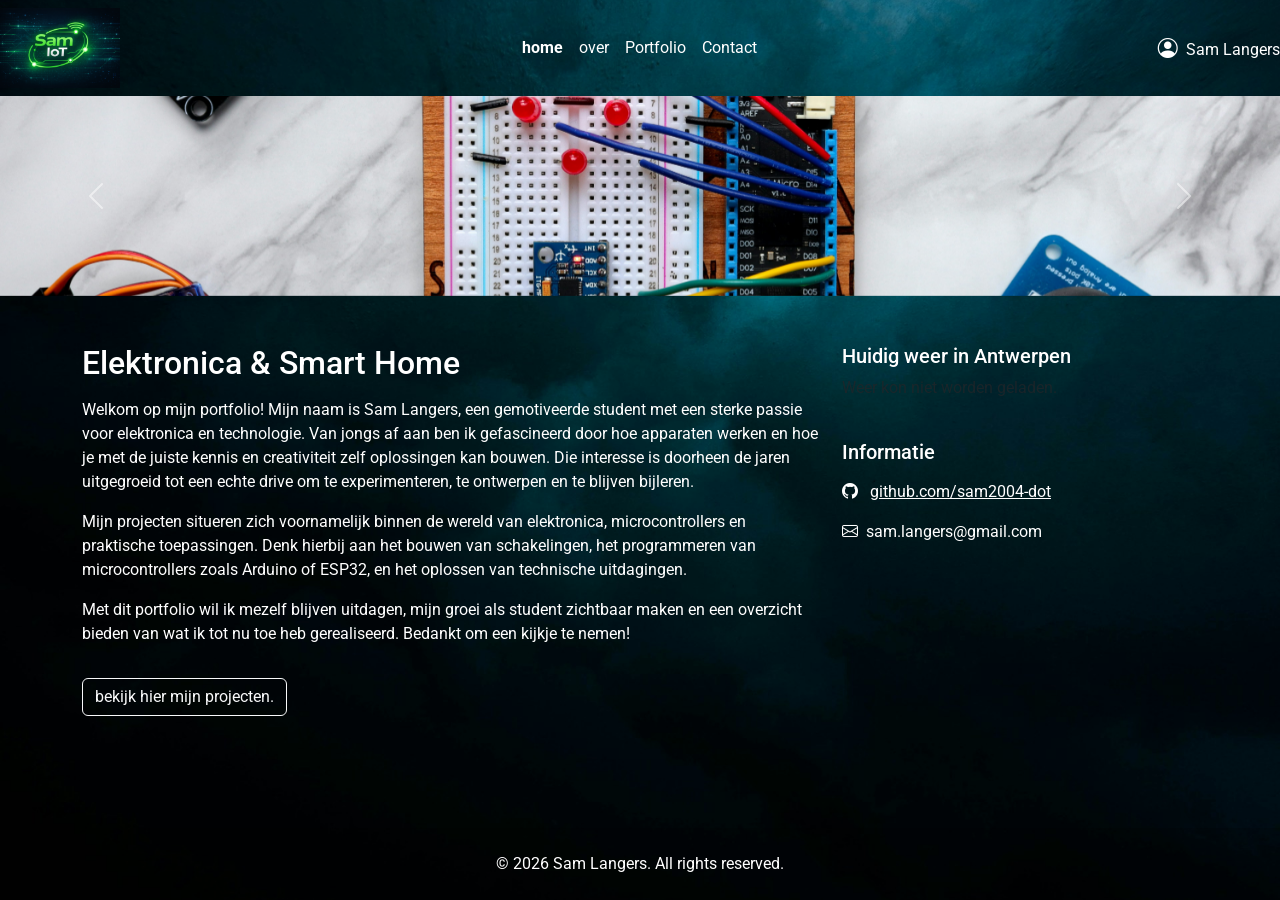
<file: index.html>
<!DOCTYPE html>
<html lang="en">
<head>
    <meta charset="UTF-8">
    <meta name="viewport" content="width=device-width, initial-scale=1.0">
    <title>Home</title>
    <link rel="stylesheet" href="./css/reset.css">
     <link href="https://cdn.jsdelivr.net/npm/bootstrap@5.3.3/dist/css/bootstrap.min.css" rel="stylesheet"
    integrity="sha384-QWTKZyjpPEjISv5WaRU9OFeRpok6YctnYmDr5pNlyT2bRjXh0JMhjY6hW+ALEwIH" crossorigin="anonymous">
    <link rel="stylesheet" href="https://cdn.jsdelivr.net/npm/bootstrap-icons@1.10.5/font/bootstrap-icons.css">
    <link rel="stylesheet" href="./css/style.css">
</head>

<body class="d-flex flex-column min-vh-100">

<nav class="navbar navbar-expand-md container-fluid py-2">
    <img src="./assets/images/logo.png" alt="logo" width="120" height="auto">
 
    <button class="navbar-toggler ms-auto" type="button" data-bs-toggle="collapse" data-bs-target="#navMenu">
        <span class="navbar-toggler-icon"></span>
    </button>
 
  <div class="collapse navbar-collapse" id="navMenu">
  <ul class="navbar-nav mx-auto">
  <li class="nav-item">
  <a class="nav-link fw-bold" href="./index.html">home</a>
  </li>
  <li class="nav-item">
  <a class="nav-link" href="./naam.html">over</a>
  </li>
  <li class="nav-item">
  <a class="nav-link" href="./portfolio.html">Portfolio</a>
  </li>
  <li class="nav-item">
  <a class="nav-link" href="./contact.html">Contact</a>
  </li>
</ul>
        <span class="navbar-text">
            <i class="bi bi-person-circle fs-5 me-2"></i>Sam Langers
        </span>
    </div>
</nav>

<div id="slideshow" class="carousel slide" data-bs-ride="carousel">
  <div class="carousel-inner">
    <div class="carousel-item active">
      <img src="./assets/images/slideshow.jpg" class="d-block w-100" alt="elektronica sfeerbeelden" style="height: 200px; object-fit: cover;">
</div>
<div class="carousel-item">
  <img src="./assets/images/slideshow2.jpg" class="d-block w-100" alt="elektronica componenten" style="height: 200px; object-fit: cover;">
</div>
<div class="carousel-item">
  <img src="./assets/images/slideshow3.jpg" class="d-block w-100" alt="smart home sfeerbeeld" style="height: 200px; object-fit: cover;">
</div>
<div class="carousel-item">
            <img src="./assets/images/slideshow4.png" class="d-block w-100" alt="arduino componenten" style="height: 200px; object-fit: cover;">
</div>
  </div>
 <button class="carousel-control-prev" type="button" data-bs-target="#slideshow" data-bs-slide="prev">
        <span class="carousel-control-prev-icon"></span>
</button>
<button class="carousel-control-next" type="button" data-bs-target="#slideshow" data-bs-slide="next">
        <span class="carousel-control-next-icon"></span>
  </button>
</div>


   <main class="container py-5 flex-grow-1">
    <div class="row align-items-start">
    <section class="col-12 col-md-8">

      <h2 class="mb-3">Elektronica & Smart Home</h2>
            <p>Welkom op mijn portfolio! Mijn naam is Sam Langers, een gemotiveerde student met een sterke passie voor elektronica en technologie. Van jongs af aan ben ik gefascineerd door hoe apparaten werken en hoe je met de juiste kennis en creativiteit zelf oplossingen kan bouwen. Die interesse is doorheen de jaren uitgegroeid tot een echte drive om te experimenteren, te ontwerpen en te blijven bijleren.</p>
            <p>Mijn projecten situeren zich voornamelijk binnen de wereld van elektronica, microcontrollers en praktische toepassingen. Denk hierbij aan het bouwen van schakelingen, het programmeren van microcontrollers zoals Arduino of ESP32, en het oplossen van technische uitdagingen.</p>
            <p>Met dit portfolio wil ik mezelf blijven uitdagen, mijn groei als student zichtbaar maken en een overzicht bieden van wat ik tot nu toe heb gerealiseerd. Bedankt om een kijkje te nemen!</p>

        <a href="./portfolio.html" class="btn btn-outline-light mt-3">
        bekijk hier mijn projecten.
    </a>

</section>   
      <aside class="col-12 col-md-4">
          <h5 class="mb-2">Huidig weer in Antwerpen</h5>
            <div id="weer" class="d-flex align-items-center gap-3 mb-4">
                <p class="text-muted">Laden...</p>
            </div>

      <h5 class="mb-3">Informatie</h5>
      <ul class="list-unstyled">
        <li class="mb-3">
          <i class="bi bi-github me-2"></i>
          <a href="https://github.com/sam2004-dot" class="text-white" target="_blank">github.com/sam2004-dot</a>
        </li>
        <li class="mb-3">
          <i class="bi bi-envelope me-2"></i>sam.langers@gmail.com
        </li>
      </ul>
    </aside>

    </div> 
    </main>
<footer class="mt-auto py-4 text-center">
        <p class="mb-0">
            &copy; 2026 Sam Langers. All rights reserved.
        </p>
</footer>
<script src="https://cdn.jsdelivr.net/npm/bootstrap@5.3.3/dist/js/bootstrap.bundle.min.js"></script>
<script>
    const apiKey = 'b3f70095b20b5ba85db87fce4c446c19';
    const city = 'Antwerp';
 
    fetch(`https://api.openweathermap.org/data/2.5/weather?q=${city}&appid=${apiKey}&units=metric&lang=nl`)
        .then(res => res.json())
        .then(data => {
            const icon = `https://openweathermap.org/img/wn/${data.weather[0].icon}@2x.png`;
            document.getElementById('weer').innerHTML = `
                <img src="${icon}" alt="${data.weather[0].description}" width="60">
                <div>
                    <p class="mb-0 fs-4 fw-bold">${Math.round(data.main.temp)}°C</p>
                    <p class="mb-0 text-capitalize">${data.weather[0].description}</p>
                    <p class="mb-0 small">Vochtigheid: ${data.main.humidity}% | Wind: ${Math.round(data.wind.speed * 3.6)} km/u</p>
                </div>
            `;
        })
        .catch(() => {
            document.getElementById('weer').innerHTML = '<p class="text-muted">Weer kon niet worden geladen.</p>';
        });
</script>
<script src="./JS/script.js"></script>
</body>
</html>
</file>
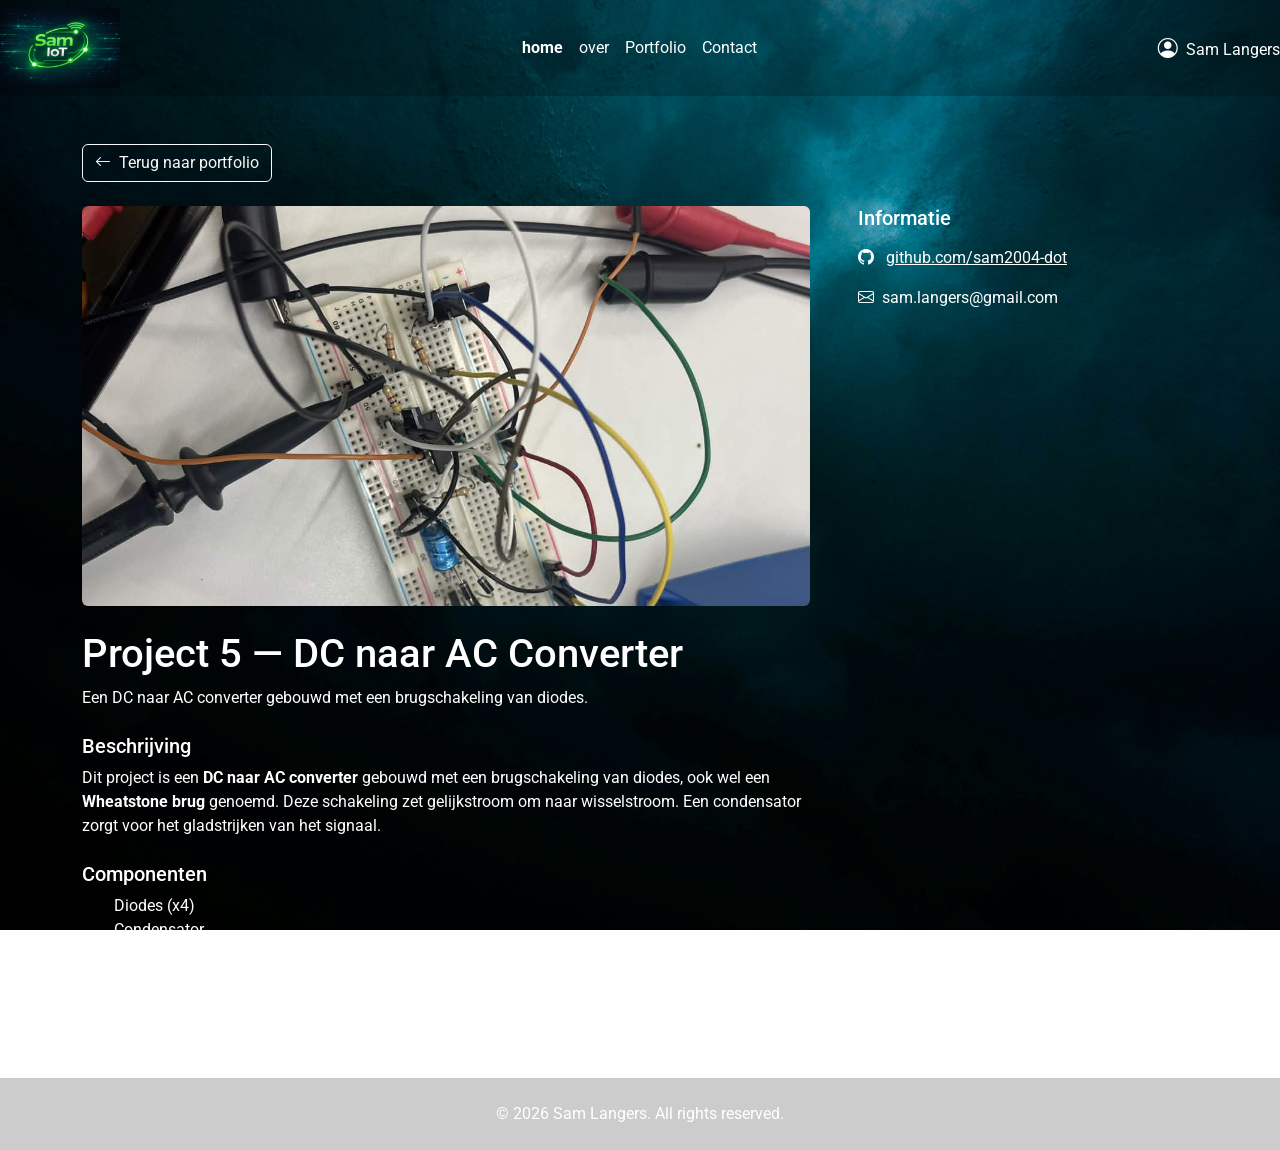
<file: DC-naar-AC.html>
<!DOCTYPE html>
<html lang="en">
<head>
    <meta charset="UTF-8">
    <meta name="viewport" content="width=device-width, initial-scale=1.0">
    <title>project 5 - een DC naar AC converter</title>
    <link rel="stylesheet" href="./css/reset.css">
    <link href="https://cdn.jsdelivr.net/npm/bootstrap@5.3.3/dist/css/bootstrap.min.css" rel="stylesheet"
        integrity="sha384-QWTKZyjpPEjISv5WaRU9OFeRpok6YctnYmDr5pNlyT2bRjXh0JMhjY6hW+ALEwIH" crossorigin="anonymous">
    <link rel="stylesheet" href="https://cdn.jsdelivr.net/npm/bootstrap-icons@1.10.5/font/bootstrap-icons.css">
    <link rel="stylesheet" href="./css/style.css">
</head>
    <body class="d-flex flex-column min-vh-100">
<nav class="navbar navbar-expand-md container-fluid py-2">
    <img src="./assets/images/logo.png" alt="logo" width="120" height="auto">
 
    <button class="navbar-toggler ms-auto" type="button" data-bs-toggle="collapse" data-bs-target="#navMenu">
        <span class="navbar-toggler-icon"></span>
    </button>
 
  <div class="collapse navbar-collapse" id="navMenu">
  <ul class="navbar-nav mx-auto">
  <li class="nav-item">
  <a class="nav-link fw-bold" href="./index.html">home</a>
  </li>
  <li class="nav-item">
  <a class="nav-link" href="./naam.html">over</a>
  </li>
  <li class="nav-item">
  <a class="nav-link" href="./portfolio.html">Portfolio</a>
  </li>
  <li class="nav-item">
  <a class="nav-link" href="./contact.html">Contact</a>
  </li>
</ul>
        <span class="navbar-text">
            <i class="bi bi-person-circle fs-5 me-2"></i>Sam Langers
        </span>
    </div>
</nav>

<main class="container py-5 flex-grow-1">
    <a href="./portfolio.html" class="btn btn-outline-light mb-4">
        <i class="bi bi-arrow-left me-2"></i>Terug naar portfolio
    </a>
<section class="row g-5 align-items-start">
    
    <article class="col-12 col-md-8">
        <img src="./assets/images/DC.jpg" class="img-fluid rounded mb-4" alt="DC naar AC converter op breadbord" style="width: 100%; height: 400px; object-fit: cover; object-position: center 40%;">
         <h1 class="mb-2">Project 5 — DC naar AC Converter</h1>
            <p class="mb-4">Een DC naar AC converter gebouwd met een brugschakeling van diodes.</p>
 
            <h2 class="h5 mb-2">Beschrijving</h2>
            <p>Dit project is een <strong>DC naar AC converter</strong> gebouwd met een brugschakeling van diodes, ook wel een <strong>Wheatstone brug</strong> genoemd. Deze schakeling zet gelijkstroom om naar wisselstroom. Een condensator zorgt voor het gladstrijken van het signaal.</p>
 
            <h2 class="h5 mb-2 mt-4">Componenten</h2>
            <ul>
                <li>Diodes (x4)</li>
                <li>Condensator</li>
                <li>Weerstanden</li>
                <li>Breadboard</li>
                <li>Voeding</li>
            </ul>
            </article>
   <aside class="col-12 col-md-4">
      <h5 class="mb-3">Informatie</h5>
      <ul class="list-unstyled">
        <li class="mb-3">
          <i class="bi bi-github me-2"></i>
          <a href="https://github.com/sam2004-dot" class="text-white" target="_blank">github.com/sam2004-dot</a>
        </li>
        <li class="mb-3">
          <i class="bi bi-envelope me-2"></i>sam.langers@gmail.com
        </li>
      </ul>
    </aside>
</section>
</main>
<footer class="mt-auto py-4 text-center">
    <p class="mb-0">&copy; 2026 Sam Langers. All rights reserved.</p>
</footer>
<script src="./JS/script.js"></script>
</body>
</html>
</file>
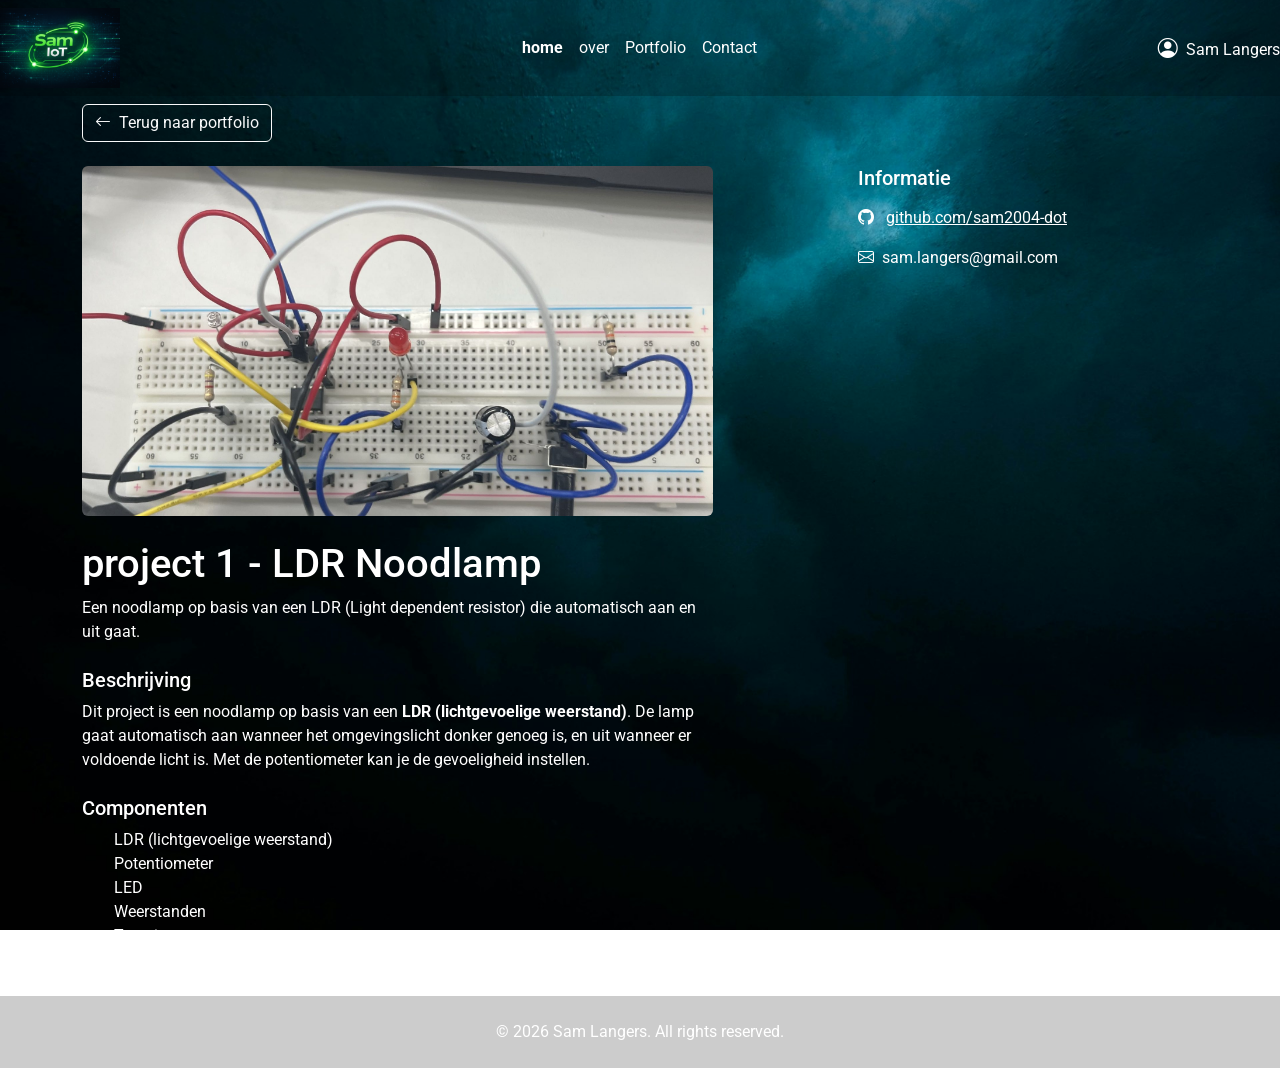
<file: LDR-noodlamp.html>
<!DOCTYPE html>
<html lang="en">
<head>
    <meta charset="UTF-8">
    <meta name="viewport" content="width=device-width, initial-scale=1.0">
    <title>project1 - LDR Noodlamp</title>
    <link rel="stylesheet" href="./css/reset.css">
    <link href="https://cdn.jsdelivr.net/npm/bootstrap@5.3.3/dist/css/bootstrap.min.css" rel="stylesheet"
        integrity="sha384-QWTKZyjpPEjISv5WaRU9OFeRpok6YctnYmDr5pNlyT2bRjXh0JMhjY6hW+ALEwIH" crossorigin="anonymous">
    <link rel="stylesheet" href="https://cdn.jsdelivr.net/npm/bootstrap-icons@1.10.5/font/bootstrap-icons.css">
    <link rel="stylesheet" href="./css/style.css">
</head>
    <body class="d-flex flex-column min-vh-100">

<nav class="navbar navbar-expand-md container-fluid py-2">
    <img src="./assets/images/logo.png" alt="logo" width="120" height="auto">
 
    <button class="navbar-toggler ms-auto" type="button" data-bs-toggle="collapse" data-bs-target="#navMenu">
        <span class="navbar-toggler-icon"></span>
    </button>
 
  <div class="collapse navbar-collapse" id="navMenu">
  <ul class="navbar-nav mx-auto">
  <li class="nav-item">
  <a class="nav-link fw-bold" href="./index.html">home</a>
  </li>
  <li class="nav-item">
  <a class="nav-link" href="./naam.html">over</a>
  </li>
  <li class="nav-item">
  <a class="nav-link" href="./portfolio.html">Portfolio</a>
  </li>
  <li class="nav-item">
  <a class="nav-link" href="./contact.html">Contact</a>
  </li>
</ul>
        <span class="navbar-text">
            <i class="bi bi-person-circle fs-5 me-2"></i>Sam Langers
        </span>
    </div>
</nav>


<main class="container py-2 flex-grow-1">
    <a href="./portfolio.html" class="btn btn-outline-light mb-4">
        <i class="bi bi-arrow-left me-2"></i>Terug naar portfolio
    </a>
<section class="row g-5 align-items-start">
    
    <article class="col-12 col-md-7">
        <img src="./assets/images/noodlamp.jpg" class="img-fluid rounded mb-4" alt="LDR noodlamp op breadbord" style="width: 100%; height: 350px; object-fit: cover; object-position: center;">
        <h1 class="mb-2">project 1 - LDR Noodlamp</h1>
        <p class="mb-4">Een noodlamp op basis van een LDR (Light dependent resistor) die automatisch aan en uit gaat.</p>

        <h2 class="h5 mb-2 mt-4">Beschrijving</h2>
        <p>Dit project is een noodlamp op basis van een <strong>LDR (lichtgevoelige weerstand)</strong>. De lamp gaat automatisch aan wanneer het omgevingslicht donker genoeg is, en uit wanneer er voldoende licht is. Met de potentiometer kan je de gevoeligheid instellen.</p>
        <h2 class="h5 mb-2 mt-4">Componenten</h2>
            <ul>
                <li>LDR (lichtgevoelige weerstand)</li>
                <li>Potentiometer</li>
                <li>LED</li>
                <li>Weerstanden</li>
                <li>Transistor</li>
                <li>Breadboard</li>
            </ul>
            </article>
   <aside class="col-12 col-md-4 offset-md-1">
      <h5 class="mb-3">Informatie</h5>
      <ul class="list-unstyled">
        <li class="mb-3">
          <i class="bi bi-github me-2"></i>
          <a href="https://github.com/sam2004-dot" class="text-white" target="_blank">github.com/sam2004-dot</a>
        </li>
        <li class="mb-3">
          <i class="bi bi-envelope me-2"></i>sam.langers@gmail.com
        </li>
      </ul>
    </aside>
</section>
</main>
<footer class="mt-auto py-4 text-center">
        <p class="mb-0">
            &copy; 2026 Sam Langers. All rights reserved.
        </p>
    </footer>
<script src="./JS/script.js"></script>
</body>
</html>
</file>
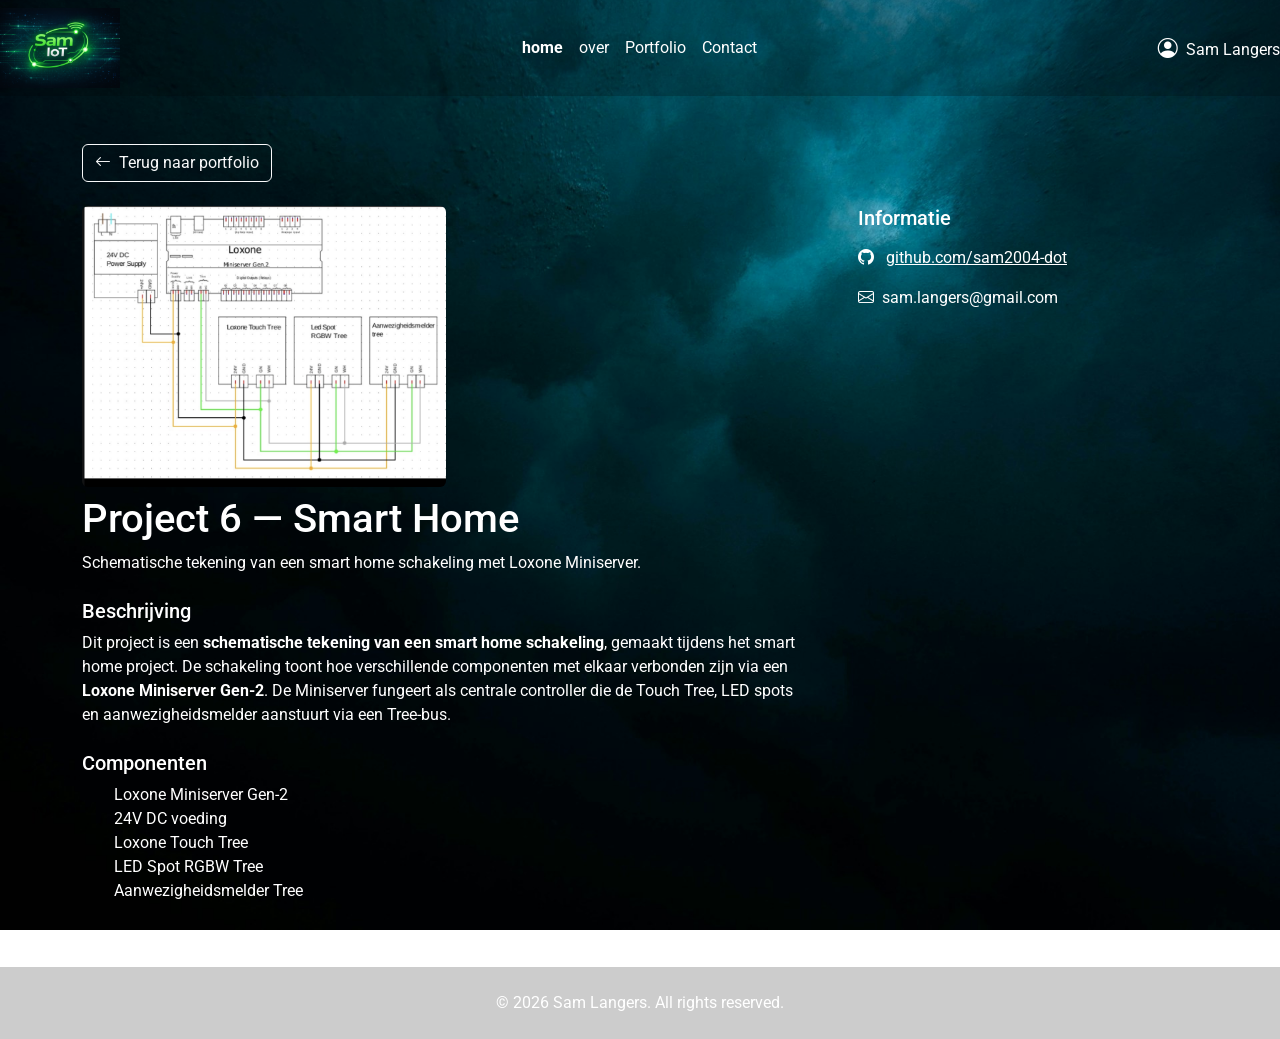
<file: Loxone.html>
<!DOCTYPE html>
<html lang="en">
<head>
    <meta charset="UTF-8">
    <meta name="viewport" content="width=device-width, initial-scale=1.0">
    <title>project 6 - Loxone</title>
    <link rel="stylesheet" href="./css/reset.css">
    <link href="https://cdn.jsdelivr.net/npm/bootstrap@5.3.3/dist/css/bootstrap.min.css" rel="stylesheet"
        integrity="sha384-QWTKZyjpPEjISv5WaRU9OFeRpok6YctnYmDr5pNlyT2bRjXh0JMhjY6hW+ALEwIH" crossorigin="anonymous">
    <link rel="stylesheet" href="https://cdn.jsdelivr.net/npm/bootstrap-icons@1.10.5/font/bootstrap-icons.css">
    <link rel="stylesheet" href="./css/style.css">
</head>
    <body class="d-flex flex-column min-vh-100">

<nav class="navbar navbar-expand-md container-fluid py-2">
    <img src="./assets/images/logo.png" alt="logo" width="120" height="auto">
 
    <button class="navbar-toggler ms-auto" type="button" data-bs-toggle="collapse" data-bs-target="#navMenu">
        <span class="navbar-toggler-icon"></span>
    </button>
 
  <div class="collapse navbar-collapse" id="navMenu">
  <ul class="navbar-nav mx-auto">
  <li class="nav-item">
  <a class="nav-link fw-bold" href="./index.html">home</a>
  </li>
  <li class="nav-item">
  <a class="nav-link" href="./naam.html">over</a>
  </li>
  <li class="nav-item">
  <a class="nav-link" href="./portfolio.html">Portfolio</a>
  </li>
  <li class="nav-item">
  <a class="nav-link" href="./contact.html">Contact</a>
  </li>
</ul>
        <span class="navbar-text">
            <i class="bi bi-person-circle fs-5 me-2"></i>Sam Langers
        </span>
    </div>
</nav>

<main class="container py-5 flex-grow-1">
 
    <a href="./portfolio.html" class="btn btn-outline-light mb-4">
        <i class="bi bi-arrow-left me-2"></i>Terug naar portfolio
    </a>
 
    <section class="row g-5 align-items-start">
 
        <article class="col-12 col-md-8">
            <img src="./assets/images/loxone_schets.png" class="img-fluid rounded mb-2" alt="smart home schakeling Loxone" style="width: 50%; height: 50%;">
 
            <h1 class="mb-2">Project 6 — Smart Home</h1>
            <p class="mb-4">Schematische tekening van een smart home schakeling met Loxone Miniserver.</p>
 
            <h2 class="h5 mb-2">Beschrijving</h2>
            <p>Dit project is een <strong>schematische tekening van een smart home schakeling</strong>, gemaakt tijdens het smart home project. De schakeling toont hoe verschillende componenten met elkaar verbonden zijn via een <strong>Loxone Miniserver Gen-2</strong>. De Miniserver fungeert als centrale controller die de Touch Tree, LED spots en aanwezigheidsmelder aanstuurt via een Tree-bus.</p>
 
            <h2 class="h5 mb-2 mt-4">Componenten</h2>
            <ul>
                <li>Loxone Miniserver Gen-2</li>
                <li>24V DC voeding</li>
                <li>Loxone Touch Tree</li>
                <li>LED Spot RGBW Tree</li>
                <li>Aanwezigheidsmelder Tree</li>
            </ul>
        </article>
   <aside class="col-12 col-md-4">
      <h5 class="mb-3">Informatie</h5>
        <ul class="list-unstyled">
        <li class="mb-3">
          <i class="bi bi-github me-2"></i>
          <a href="https://github.com/sam2004-dot" class="text-white" target="_blank">github.com/sam2004-dot</a>
        </li>
        <li class="mb-3">
          <i class="bi bi-envelope me-2"></i>sam.langers@gmail.com
        </li>
      </ul>
    </aside>
</section>
</main>
<footer class="mt-auto py-4 text-center">
    <p class="mb-0">&copy; 2026 Sam Langers. All rights reserved.</p>
</footer>
<script src="./JS/script.js"></script>
</body>
</html>
</file>
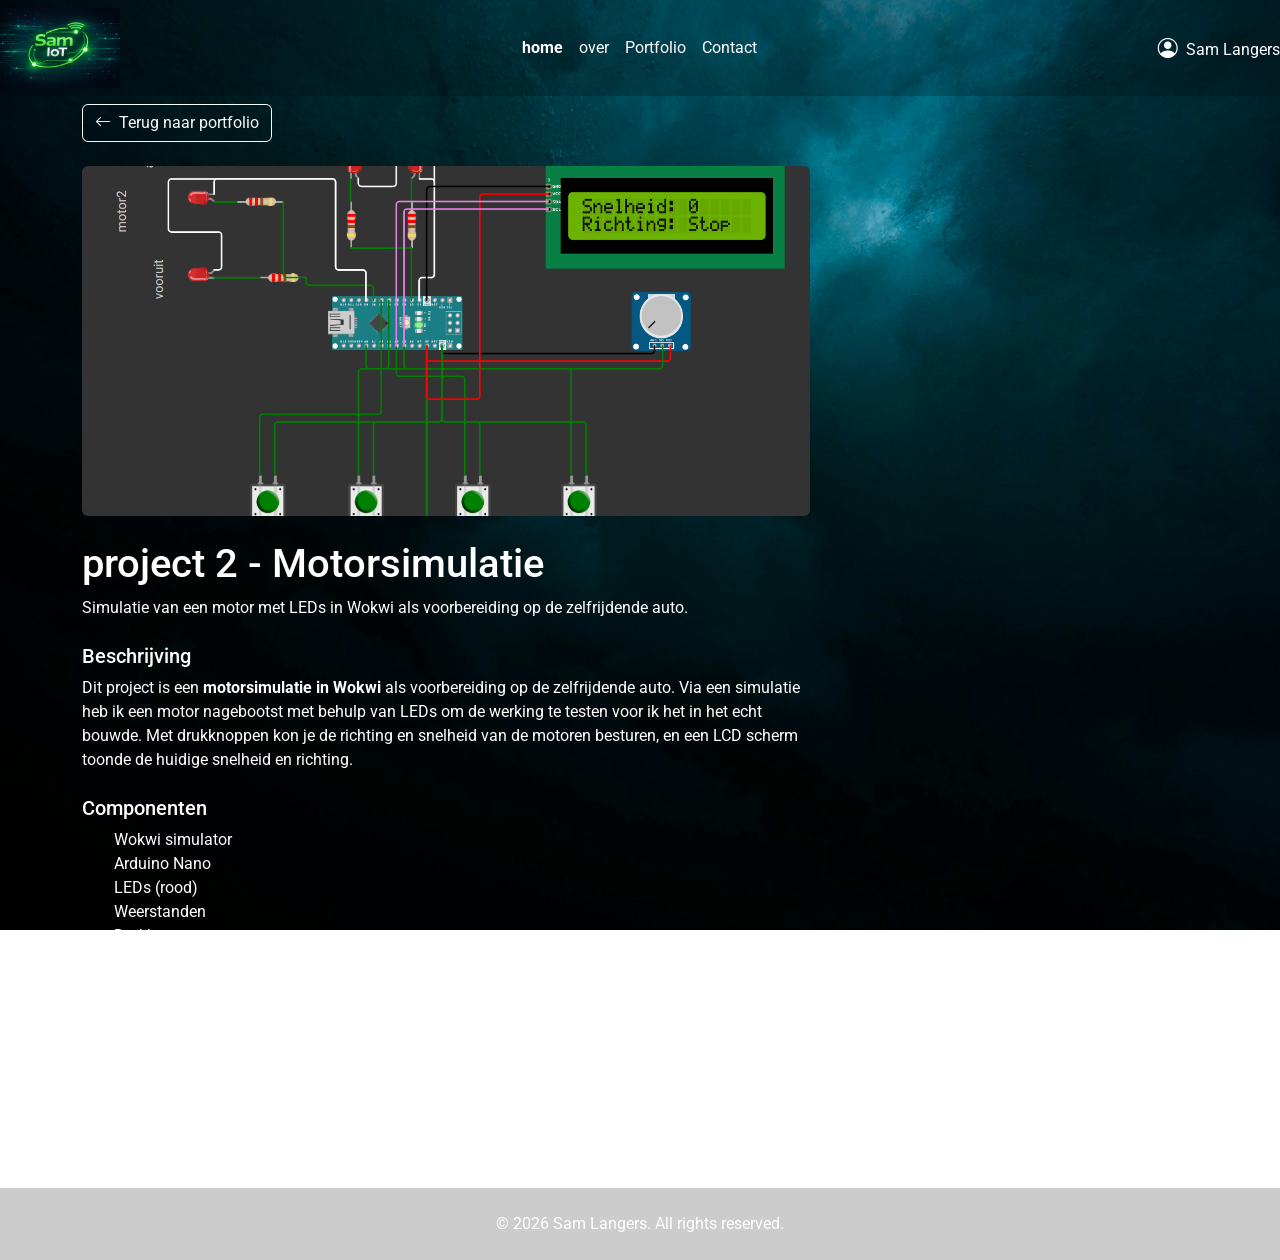
<file: Motorsimulatie.html>
<!DOCTYPE html>
<html lang="en">
<head>
    <meta charset="UTF-8">
    <meta name="viewport" content="width=device-width, initial-scale=1.0">
    <title>Project 2 - Motorsimulatie</title>
    <link rel="stylesheet" href="./css/reset.css">
    <link href="https://cdn.jsdelivr.net/npm/bootstrap@5.3.3/dist/css/bootstrap.min.css" rel="stylesheet"
        integrity="sha384-QWTKZyjpPEjISv5WaRU9OFeRpok6YctnYmDr5pNlyT2bRjXh0JMhjY6hW+ALEwIH" crossorigin="anonymous">
    <link rel="stylesheet" href="https://cdn.jsdelivr.net/npm/bootstrap-icons@1.10.5/font/bootstrap-icons.css">
    <link rel="stylesheet" href="./css/style.css">
</head>
    <body class="d-flex flex-column min-vh-100">

<nav class="navbar navbar-expand-md container-fluid py-2">
    <img src="./assets/images/logo.png" alt="logo" width="120" height="auto">
 
    <button class="navbar-toggler ms-auto" type="button" data-bs-toggle="collapse" data-bs-target="#navMenu">
        <span class="navbar-toggler-icon"></span>
    </button>
 
  <div class="collapse navbar-collapse" id="navMenu">
  <ul class="navbar-nav mx-auto">
  <li class="nav-item">
  <a class="nav-link fw-bold" href="./index.html">home</a>
  </li>
  <li class="nav-item">
  <a class="nav-link" href="./naam.html">over</a>
  </li>
  <li class="nav-item">
  <a class="nav-link" href="./portfolio.html">Portfolio</a>
  </li>
  <li class="nav-item">
  <a class="nav-link" href="./contact.html">Contact</a>
  </li>
</ul>
        <span class="navbar-text">
            <i class="bi bi-person-circle fs-5 me-2"></i>Sam Langers
        </span>
    </div>
</nav>

<main class="container py-2 flex-grow-1">
    <a href="./portfolio.html" class="btn btn-outline-light mb-4">
        <i class="bi bi-arrow-left me-2"></i>Terug naar portfolio
    </a>
<section class="row g-5 align-items-start">
    
    <article class="col-12 col-md-8">
        <img src="./assets/images/gesimuleerdemoter.png" class="img-fluid rounded mb-4" alt="Motor simulatie op wokwi" style="width: 100%; height: 350px; object-fit: cover; object-position: center;">
        <h1 class="mb-2">project 2 - Motorsimulatie</h1>
        <p class="mb-4">Simulatie van een motor met LEDs in Wokwi als voorbereiding op de zelfrijdende auto.</p>

        <h2 class="h5 mb-2">Beschrijving</h2>
            <p>Dit project is een <strong>motorsimulatie in Wokwi</strong> als voorbereiding op de zelfrijdende auto. Via een simulatie heb ik een motor nagebootst met behulp van LEDs om de werking te testen voor ik het in het echt bouwde. Met drukknoppen kon je de richting en snelheid van de motoren besturen, en een LCD scherm toonde de huidige snelheid en richting.</p>
 
            <h2 class="h5 mb-2 mt-4">Componenten</h2>
            <ul>
                <li>Wokwi simulator</li>
                <li>Arduino Nano</li>
                <li>LEDs (rood)</li>
                <li>Weerstanden</li>
                <li>Drukknoppen</li>
                <li>LCD scherm (I2C)</li>
                <li>Potentiometer</li>
            </ul>

            </article>
   <aside class="col-12 col-md-4 offset-md-1">
      <h5 class="mb-3">Informatie</h5>
      <ul class="list-unstyled">
        <li class="mb-3">
          <i class="bi bi-github me-2"></i>
          <a href="https://github.com/sam2004-dot" class="text-white" target="_blank">github.com/sam2004-dot</a>
        </li>
        <li class="mb-3">
          <i class="bi bi-envelope me-2"></i>sam.langers@gmail.com
        </li>
      </ul>
    </aside>
</section>
</main>
<footer class="mt-auto py-4 text-center">
    <p class="mb-0">&copy; 2026 Sam Langers. All rights reserved.</p>
</footer>
<script src="./JS/script.js"></script>
</body>
</html>
</file>
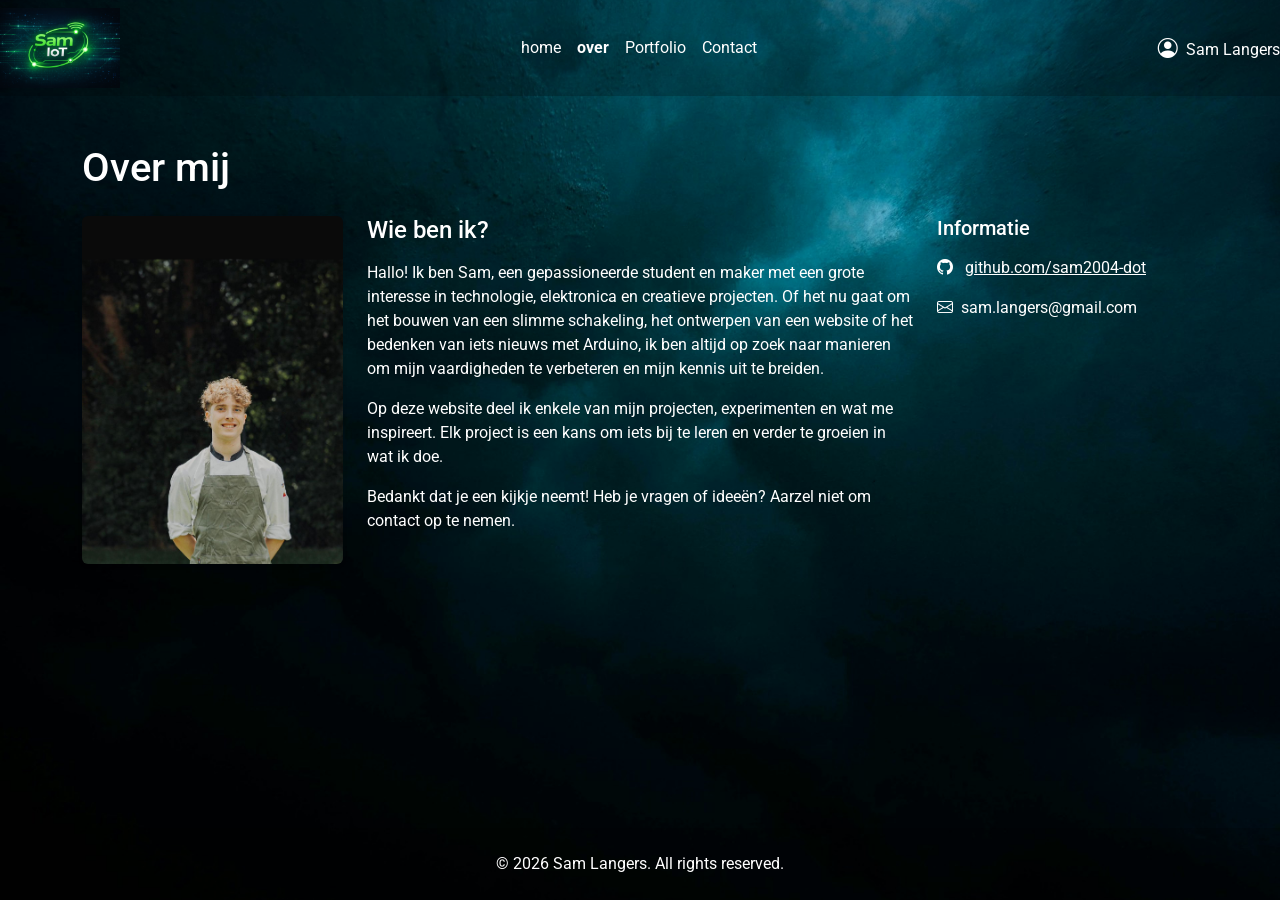
<file: naam.html>
<!DOCTYPE html>
<html lang="en">
<head>
    <meta charset="UTF-8">
    <meta name="viewport" content="width=device-width, initial-scale=1.0">
    <title>over</title>
    <link rel="stylesheet" href="./css/reset.css">
     <link href="https://cdn.jsdelivr.net/npm/bootstrap@5.3.3/dist/css/bootstrap.min.css" rel="stylesheet"
    integrity="sha384-QWTKZyjpPEjISv5WaRU9OFeRpok6YctnYmDr5pNlyT2bRjXh0JMhjY6hW+ALEwIH" crossorigin="anonymous">
    <link rel="stylesheet" href="https://cdn.jsdelivr.net/npm/bootstrap-icons@1.10.5/font/bootstrap-icons.css">
    <link rel="stylesheet" href="./css/style.css">
</head>

<body class="d-flex flex-column min-vh-100">

<nav class="navbar navbar-expand-md container-fluid py-2">
    <img src="./assets/images/logo.png" alt="logo" width="120" height="auto">
 
    <button class="navbar-toggler ms-auto" type="button" data-bs-toggle="collapse" data-bs-target="#navMenu">
        <span class="navbar-toggler-icon"></span>
    </button>
 
  <div class="collapse navbar-collapse" id="navMenu">
  <ul class="navbar-nav mx-auto">
  <li class="nav-item">
  <a class="nav-link" href="./index.html">home</a>
  </li>
  <li class="nav-item">
  <a class="nav-link fw-bold" href="./naam.html">over</a>
  </li>
  <li class="nav-item">
  <a class="nav-link" href="./portfolio.html">Portfolio</a>
  </li>
  <li class="nav-item">
  <a class="nav-link" href="./contact.html">Contact</a>
  </li>
</ul>
        <span class="navbar-text">
            <i class="bi bi-person-circle fs-5 me-2"></i>Sam Langers
        </span>
    </div>
</nav>

<main class="container py-5 flex-grow-1">
        <h1 class="mb-4">Over mij</h1>
    
        <section class="row align-items-start g-4">
        
          <div class="col-12 col-md-3">
          <img src="assets/images/foto.png" alt="van sam" class="img-fluid rounded shadow-sm" style="object-fit: cover; object-position: center top; aspect-ratio: 3/4; width: 100%;">
                  </div>
                <article class="col-12 col-md-6">
                <h2 class="h4 mb-3">Wie ben ik?</h2> 
              <p>Hallo! Ik ben Sam, een gepassioneerde student en maker met een grote interesse in technologie, elektronica en creatieve projecten. Of het nu gaat om het bouwen van een slimme schakeling, het ontwerpen van een website of het bedenken van iets nieuws met Arduino, ik ben altijd op zoek naar manieren om mijn vaardigheden te verbeteren en mijn kennis uit te breiden.</p>
              <p>Op deze website deel ik enkele van mijn projecten, experimenten en wat me inspireert. Elk project is een kans om iets bij te leren en verder te groeien in wat ik doe.</p>
              <p>Bedankt dat je een kijkje neemt! Heb je vragen of ideeën? Aarzel niet om contact op te nemen.</p>
                </article>


    <aside class="col-12 col-md-3">
      <h5 class="mb-3">Informatie</h5>
      <ul class="list-unstyled">
        <li class="mb-3">
          <i class="bi bi-github me-2"></i>
          <a href="https://github.com/sam2004-dot" class="text-white" target="_blank">github.com/sam2004-dot</a>
        </li>
        <li class="mb-3">
          <i class="bi bi-envelope me-2"></i>sam.langers@gmail.com
        </li>
      </ul>
    </aside>
    </section>
    </main>

<footer class="mt-auto py-4 text-center">
        <p class="mb-0">
            &copy; 2026 Sam Langers. All rights reserved.
        </p>
</footer>
<script src="https://cdn.jsdelivr.net/npm/bootstrap@5.3.3/dist/js/bootstrap.bundle.min.js"></script>
<script src="./JS/script.js"></script>
</body>
</html>
</file>
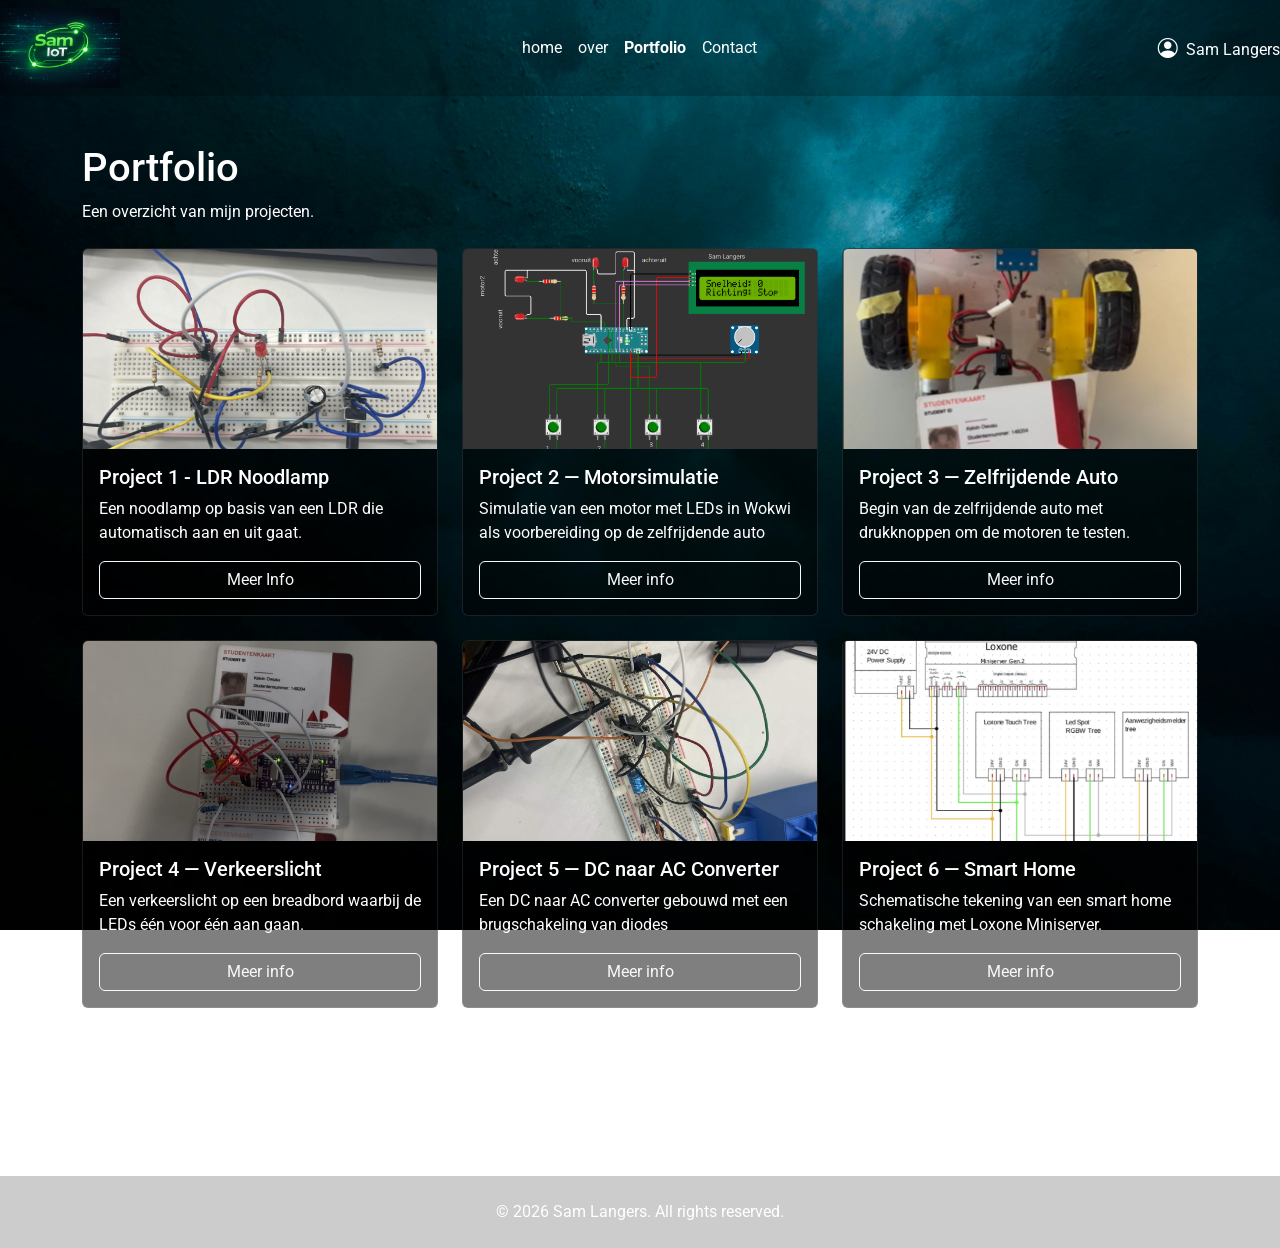
<file: portfolio.html>
<!DOCTYPE html>
<html lang="en">
<head>
    <meta charset="UTF-8">
    <meta name="viewport" content="width=device-width, initial-scale=1.0">
    <title>portfolio</title>
    <link rel="stylesheet" href="./css/reset.css">
    <link href="https://cdn.jsdelivr.net/npm/bootstrap@5.3.3/dist/css/bootstrap.min.css" rel="stylesheet"
    integrity="sha384-QWTKZyjpPEjISv5WaRU9OFeRpok6YctnYmDr5pNlyT2bRjXh0JMhjY6hW+ALEwIH" crossorigin="anonymous">
    <link rel="stylesheet" href="https://cdn.jsdelivr.net/npm/bootstrap-icons@1.10.5/font/bootstrap-icons.css">
    <link rel="stylesheet" href="./css/style.css">

</head>

<body class="d-flex flex-column min-vh-100">

<nav class="navbar navbar-expand-md container-fluid py-2">
    <img src="./assets/images/logo.png" alt="logo" width="120" height="auto">
 
    <button class="navbar-toggler ms-auto" type="button" data-bs-toggle="collapse" data-bs-target="#navMenu">
        <span class="navbar-toggler-icon"></span>
    </button>
 
  <div class="collapse navbar-collapse" id="navMenu">
  <ul class="navbar-nav mx-auto">
  <li class="nav-item">
  <a class="nav-link" href="./index.html">home</a>
  </li>
  <li class="nav-item">
  <a class="nav-link" href="./naam.html">over</a>
  </li>
  <li class="nav-item">
  <a class="nav-link fw-bold" href="./portfolio.html">Portfolio</a>
  </li>
  <li class="nav-item">
  <a class="nav-link" href="./contact.html">Contact</a>
  </li>
</ul>
        <span class="navbar-text">
            <i class="bi bi-person-circle fs-5 me-2"></i>Sam Langers
        </span>
    </div>
</nav>

   <main class="container py-5 flex-grow-1">
    <h1 class="mb-2">Portfolio</h1>
    <p class="mb-4"> Een overzicht van mijn projecten.</p>

    <section class="row row-cols-1 row-cols-md-3 g-4">

      <article class="col">
        <div class="card h-100">
          <img src="./assets/images/noodlamp.jpg" class="card-img-top" alt="breadord met elektrische componenten">
        <div class="card-body d-flex flex-column">
          <h5 class="card-title">Project 1 - LDR Noodlamp</h5>
          <p class="card-text">Een noodlamp op basis van een LDR die automatisch aan en uit gaat.</p>
          <a href="./LDR-noodlamp.html" class="btn btn-outline-light mt-auto">Meer Info</a>
  </div>
  </div>
</article>

      <article class="col">
        <div class="card h-100">
          <img src="./assets/images/gesimuleerdemoter.png" class="card-img-top" alt=" een gesimuleerde motor met 2 wielen">
        <div class="card-body d-flex flex-column">
          <h5 class="card-title">Project 2 — Motorsimulatie</h5>
          <p class="card-text">Simulatie van een motor met LEDs in Wokwi als voorbereiding op de zelfrijdende auto</p>
          <a href="./Motorsimulatie.html" class="btn btn-outline-light mt-auto">Meer info</a>
  </div>
  </div>
  </article>

       <article class="col">
        <div class="card h-100">
          <img src="./assets/images/drukknopauto.png" class="card-img-top" alt=" een zelfrijdende auto">
        <div class="card-body d-flex flex-column">
          <h5 class="card-title">Project 3 — Zelfrijdende Auto</h5>
          <p class="card-text">Begin van de zelfrijdende auto met drukknoppen om de motoren te testen.</p>
          <a href="./Zelfrijdende-auto.html" class="btn btn-outline-light mt-auto">Meer info</a>
  </div>
  </div>
  </article>

       <article class="col">
        <div class="card h-100">
          <img src="./assets/images/verkeerslichten.png" class="card-img-top" alt="verkeerslichten die zijn geprogrammeerd">
        <div class="card-body d-flex flex-column">
          <h5 class="card-title">Project 4 — Verkeerslicht</h5>
          <p class="card-text">Een verkeerslicht op een breadbord waarbij de LEDs één voor één aan gaan.</p>
          <a href="./verkeerslicht.html" class="btn btn-outline-light mt-auto">Meer info</a>
  </div>
  </div>
  </article>

       <article class="col">
        <div class="card h-100">
          <img src="./assets/images/DC.jpg" class="card-img-top" alt=" DC voeding met brugsgelijkrichter en condensator">
        <div class="card-body d-flex flex-column">
          <h5 class="card-title">Project 5 — DC naar AC Converter</h5>
          <p class="card-text">Een DC naar AC converter gebouwd met een brugschakeling van diodes</p>
          <a href="./DC-naar-AC.html" class="btn btn-outline-light mt-auto">Meer info</a>
  </div>
  </div>
  </article>

       <article class="col">
        <div class="card h-100">
          <img src="./assets/images/loxone_schets.png" class="card-img-top" alt="een schematische tekening van smart Home">
        <div class="card-body d-flex flex-column">
          <h5 class="card-title">Project 6 — Smart Home</h5>
          <p class="card-text">Schematische tekening van een smart home schakeling met Loxone Miniserver.</p>
          <a href="./Loxone.html" class="btn btn-outline-light mt-auto">Meer info</a>
  </div>
  </div>
  </article>
  </section>
     <aside class="col-12 col-md-3">
      <h5 class="mb-3">Informatie</h5>
      <ul class="list-unstyled">
        <li class="mb-3">
          <i class="bi bi-github me-2"></i>
          <a href="https://github.com/sam2004-dot" class="text-white" target="_blank">github.com/sam2004-dot</a>
        </li>
        <li class="mb-3">
          <i class="bi bi-envelope me-2"></i>sam.langers@gmail.com
        </li>
      </ul>
    </aside>
  </main>
<footer class="mt-auto py-4 text-center">
        <p class="mb-0">
            &copy; 2026 Sam Langers. All rights reserved.
        </p>
</footer>

<script src="https://cdn.jsdelivr.net/npm/bootstrap@5.3.3/dist/js/bootstrap.bundle.min.js"></script>
</body>
</html>
</file>
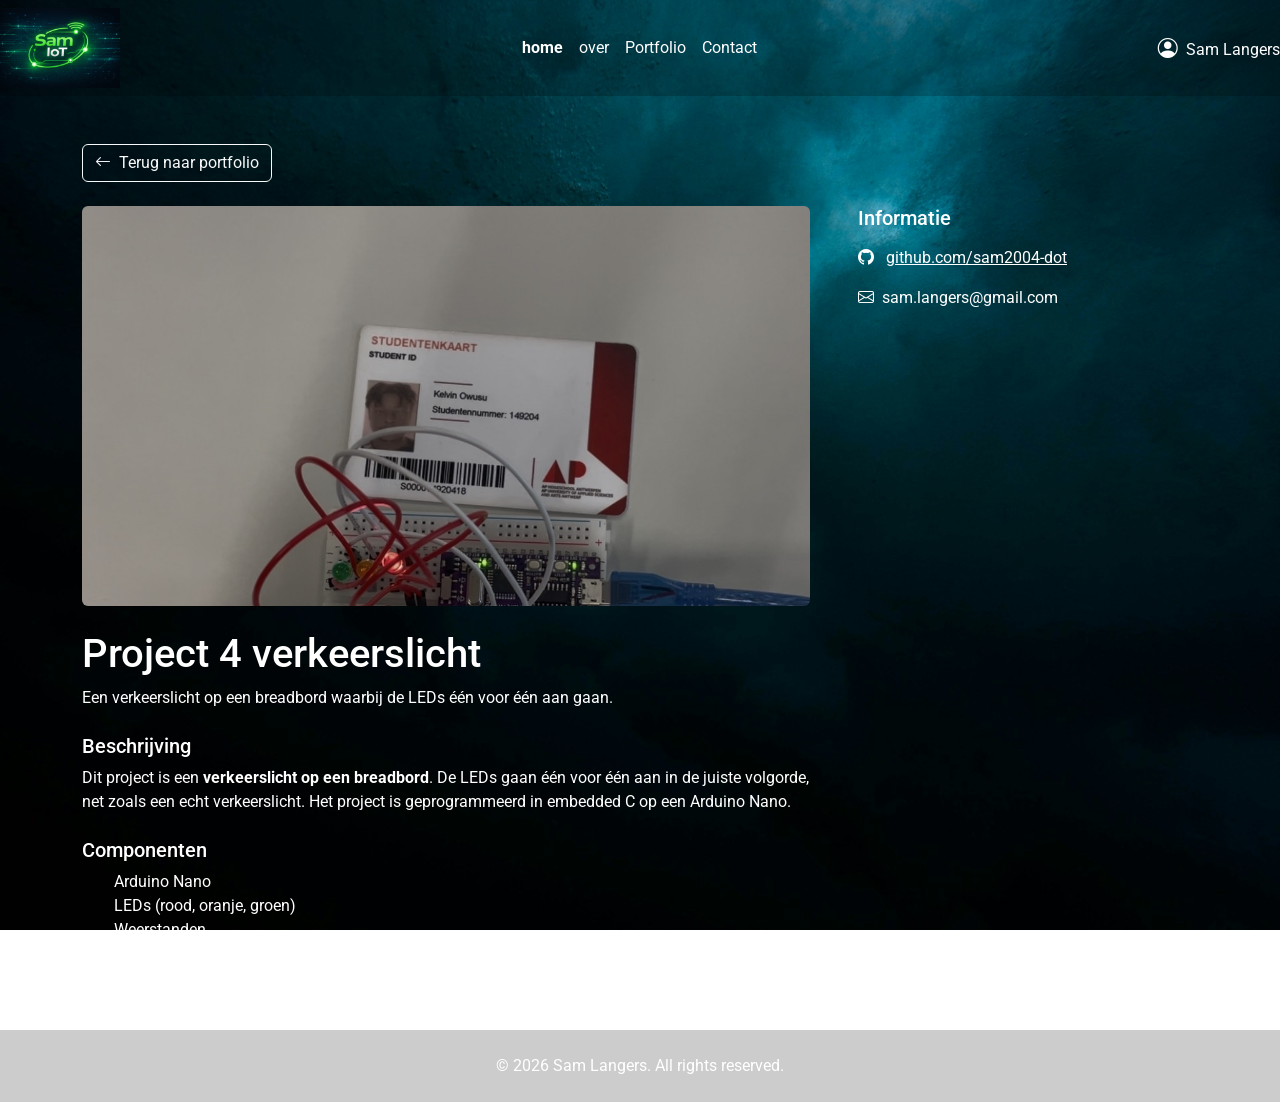
<file: verkeerslicht.html>
<!DOCTYPE html>
<html lang="en">
<head>
    <meta charset="UTF-8">
    <meta name="viewport" content="width=device-width, initial-scale=1.0">
    <title>project 4 - een verkeerslicht simulatie</title>
    <link rel="stylesheet" href="./css/reset.css">
    <link href="https://cdn.jsdelivr.net/npm/bootstrap@5.3.3/dist/css/bootstrap.min.css" rel="stylesheet"
        integrity="sha384-QWTKZyjpPEjISv5WaRU9OFeRpok6YctnYmDr5pNlyT2bRjXh0JMhjY6hW+ALEwIH" crossorigin="anonymous">
    <link rel="stylesheet" href="https://cdn.jsdelivr.net/npm/bootstrap-icons@1.10.5/font/bootstrap-icons.css">
    <link rel="stylesheet" href="./css/style.css">
</head>
    <body class="d-flex flex-column min-vh-100">

 <nav class="navbar navbar-expand-md container-fluid py-2">
    <img src="./assets/images/logo.png" alt="logo" width="120" height="auto">
 
    <button class="navbar-toggler ms-auto" type="button" data-bs-toggle="collapse" data-bs-target="#navMenu">
        <span class="navbar-toggler-icon"></span>
    </button>
 
  <div class="collapse navbar-collapse" id="navMenu">
  <ul class="navbar-nav mx-auto">
  <li class="nav-item">
  <a class="nav-link fw-bold" href="./index.html">home</a>
  </li>
  <li class="nav-item">
  <a class="nav-link" href="./naam.html">over</a>
  </li>
  <li class="nav-item">
  <a class="nav-link" href="./portfolio.html">Portfolio</a>
  </li>
  <li class="nav-item">
  <a class="nav-link" href="./contact.html">Contact</a>
  </li>
</ul>
        <span class="navbar-text">
            <i class="bi bi-person-circle fs-5 me-2"></i>Sam Langers
        </span>
    </div>
</nav>

<main class="container py-5 flex-grow-1">
    <a href="./portfolio.html" class="btn btn-outline-light mb-4">
        <i class="bi bi-arrow-left me-2"></i>Terug naar portfolio
    </a>
<section class="row g-5 align-items-start">
    
    <article class="col-12 col-md-8">
        <img src="./assets/images/verkeerslichten.png" class="img-fluid rounded mb-4" alt="verkeerslichten" style="width: 100%; height: 400px; object-fit: cover; object-position: center 40%;">
        <h1 class="mb-2">Project 4 verkeerslicht</h1>
        <p class="mb-4">Een verkeerslicht op een breadbord waarbij de LEDs één voor één aan gaan.</p>

           <h2 class="h5 mb-2">Beschrijving</h2>
            <p>Dit project is een <strong>verkeerslicht op een breadbord</strong>. De LEDs gaan één voor één aan in de juiste volgorde, net zoals een echt verkeerslicht. Het project is geprogrammeerd in embedded C op een Arduino Nano.</p>
 
            <h2 class="h5 mb-2 mt-4">Componenten</h2>
            <ul>
                <li>Arduino Nano</li>
                <li>LEDs (rood, oranje, groen)</li>
                <li>Weerstanden</li>
                <li>Breadboard</li>
            </ul>
            </article>
   <aside class="col-12 col-md-4">
      <h5 class="mb-3">Informatie</h5>
      <ul class="list-unstyled">
        <li class="mb-3">
          <i class="bi bi-github me-2"></i>
          <a href="https://github.com/sam2004-dot" class="text-white" target="_blank">github.com/sam2004-dot</a>
        </li>
        <li class="mb-3">
          <i class="bi bi-envelope me-2"></i>sam.langers@gmail.com
        </li>
      </ul>
    </aside>
</section>
</main>
<footer class="mt-auto py-4 text-center">
    <p class="mb-0">&copy; 2026 Sam Langers. All rights reserved.</p>
</footer>
<script src="./JS/script.js"></script>
</body>
</html>
</file>
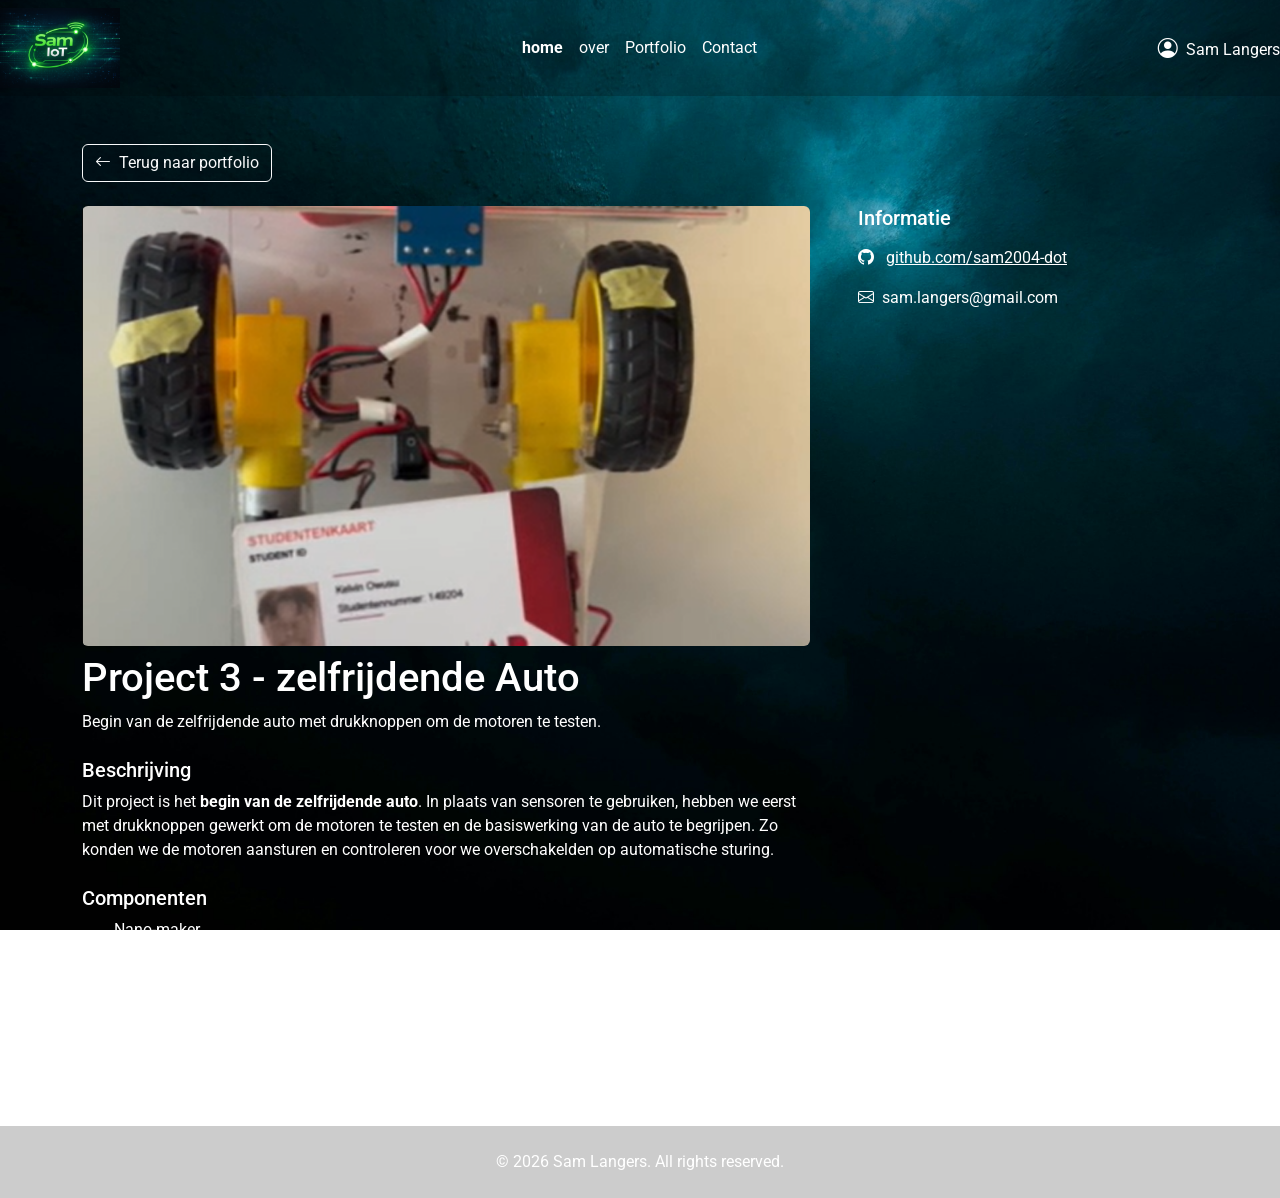
<file: Zelfrijdende-auto.html>
<!DOCTYPE html>
<html lang="en">
<head>
    <meta charset="UTF-8">
    <meta name="viewport" content="width=device-width, initial-scale=1.0">
    <title>project 3 - rijdende auto met drukknoppen</title>
    <link rel="stylesheet" href="./css/reset.css">
    <link href="https://cdn.jsdelivr.net/npm/bootstrap@5.3.3/dist/css/bootstrap.min.css" rel="stylesheet"
        integrity="sha384-QWTKZyjpPEjISv5WaRU9OFeRpok6YctnYmDr5pNlyT2bRjXh0JMhjY6hW+ALEwIH" crossorigin="anonymous">
    <link rel="stylesheet" href="https://cdn.jsdelivr.net/npm/bootstrap-icons@1.10.5/font/bootstrap-icons.css">
    <link rel="stylesheet" href="./css/style.css">
</head>
    <body class="d-flex flex-column min-vh-100">

<nav class="navbar navbar-expand-md container-fluid py-2">
    <img src="./assets/images/logo.png" alt="logo" width="120" height="auto">
 
    <button class="navbar-toggler ms-auto" type="button" data-bs-toggle="collapse" data-bs-target="#navMenu">
        <span class="navbar-toggler-icon"></span>
    </button>
 
  <div class="collapse navbar-collapse" id="navMenu">
  <ul class="navbar-nav mx-auto">
  <li class="nav-item">
  <a class="nav-link fw-bold" href="./index.html">home</a>
  </li>
  <li class="nav-item">
  <a class="nav-link" href="./naam.html">over</a>
  </li>
  <li class="nav-item">
  <a class="nav-link" href="./portfolio.html">Portfolio</a>
  </li>
  <li class="nav-item">
  <a class="nav-link" href="./contact.html">Contact</a>
  </li>
</ul>
        <span class="navbar-text">
            <i class="bi bi-person-circle fs-5 me-2"></i>Sam Langers
        </span>
    </div>
</nav>

<main class="container py-5 flex-grow-1">
    <a href="./portfolio.html" class="btn btn-outline-light mb-4">
        <i class="bi bi-arrow-left me-2"></i>Terug naar portfolio
    </a>
<section class="row g-5 align-items-start">
    
    <article class="col-12 col-md-8">
        <img src="./assets/images/drukknopauto.png" class="img-fluid rounded mb-2" alt="zelfrijdende auto" style="width: 100%; height: 440px; object-fit: cover; object-position: center ;">
        <h1 class="mb-2">Project 3 - zelfrijdende Auto</h1>
        <p class="mb-4">Begin van de zelfrijdende auto met drukknoppen om de motoren te testen.</p>

        <h2 class="h5 mb-2">Beschrijving</h2>
        <p>Dit project is het <strong>begin van de zelfrijdende auto</strong>. In plaats van sensoren te gebruiken, hebben we eerst met drukknoppen gewerkt om de motoren te testen en de basiswerking van de auto te begrijpen. Zo konden we de motoren aansturen en controleren voor we overschakelden op automatische sturing.</p>
 
            <h2 class="h5 mb-2 mt-4">Componenten</h2>
            <ul>
                <li>Nano-maker</li>
                <li>Drukknoppen</li>
                <li>DC motoren</li>
                <li>Motordriver</li>
                <li>Breadboard</li>
                <li>Weerstanden</li>
            </ul>
            </article>
   <aside class="col-12 col-md-4">
      <h5 class="mb-3">Informatie</h5>
      <ul class="list-unstyled">
        <li class="mb-3">
          <i class="bi bi-github me-2"></i>
          <a href="https://github.com/sam2004-dot" class="text-white" target="_blank">github.com/sam2004-dot</a>
        </li>
        <li class="mb-3">
          <i class="bi bi-envelope me-2"></i>sam.langers@gmail.com
        </li>
      </ul>
    </aside>
</section>
</main>
<footer class="mt-auto py-4 text-center">
    <p class="mb-0">&copy; 2026 Sam Langers. All rights reserved.</p>
</footer>
<script src="./JS/script.js"></script>
</body>
</html>
</file>
<file: css/style.css>
@import url('https://fonts.googleapis.com/css2?family=Roboto:wght@400;500;700&display=swap');


body {
    font-family: 'Roboto', sans-serif;
    background-image: url('../assets/images/achtergrond.jpg');
    background-size: cover;
    background-position: center;
    background-attachment: fixed;
    background-repeat: no-repeat;
    color: white;
}


nav {
    background-color: rgba(0, 0, 0, 0.2) !important;
}

nav a, nav span {
    color: white !important;
}

.navbar-toggler {
    border-color: white;
}

.navbar-toggler-icon {
    background-image: url("data:image/svg+xml,%3csvg xmlns='http://www.w3.org/2000/svg' viewBox='0 0 30 30'%3e%3cpath stroke='rgba%28255, 255, 255, 1%29' stroke-linecap='round' stroke-miterlimit='10' stroke-width='2' d='M4 7h22M4 15h22M4 23h22'/%3e%3c/svg%3e");
}


@media (max-width: 768px) {
    .navbar-collapse {
        background-color: rgba(0, 0, 0, 0.2);
        padding: 10px 15px;
        border-radius: 8px;
        margin-top: 5px;
    }
}


.card-img-top {
    height: 200px;
    object-fit: cover;
}

.card {
    background-color: rgba(0, 0, 0, 0.5);
    border: 1px solid rgba(255, 255, 255, 0.1);
    color: white;
}



footer {
    background-color: rgba(0, 0, 0, 0.2) !important;
    color: white !important;
}

footer p {
    color: white !important;
}

/* LAYOUT */
html {
    height: 100%;
}
</file>
